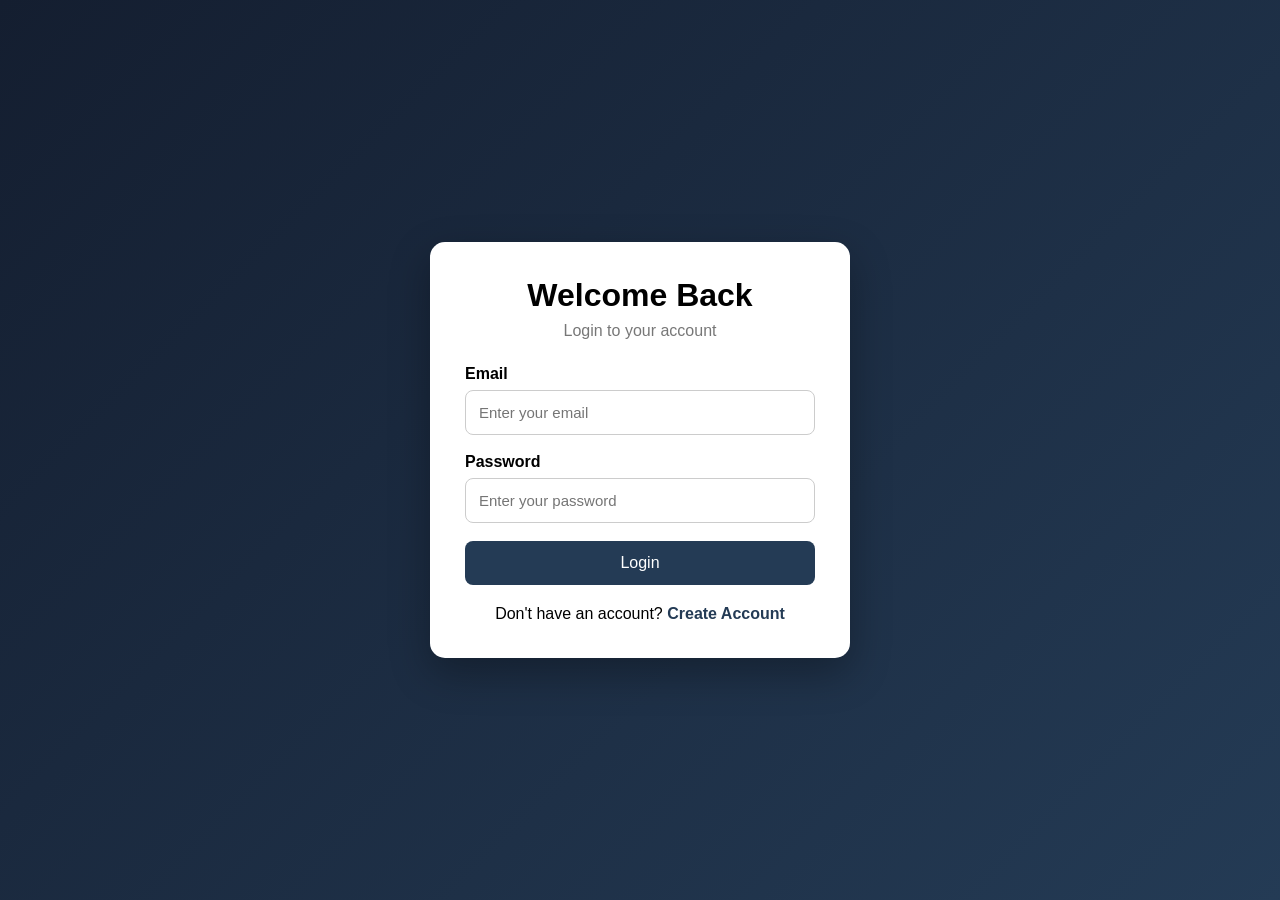
<file: index.html>
<!DOCTYPE html>
<html lang="en">
<head>
    <meta charset="UTF-8">
    <meta name="viewport" content="width=device-width, initial-scale=1.0">
    <title>Login</title>
    <link rel="stylesheet" href="style.css">
</head>

<body>

<div class="auth-container">

    <div class="auth-card">

        <h1>Welcome Back</h1>
        <p class="subtitle">Login to your account</p>

        <form id="loginForm">

            <div class="input-group">
                <label>Email</label>
                <input
                    type="email"
                    id="loginEmail"
                    placeholder="Enter your email"
                    required
                >
            </div>

            <div class="input-group">
                <label>Password</label>
                <input
                    type="password"
                    id="loginPassword"
                    placeholder="Enter your password"
                    required
                >
            </div>

            <button type="submit" class="btn">
                Login
            </button>

            <p id="loginMessage"></p>

        </form>

        <p class="switch">
            Don't have an account?
            <a href="signup.html">Create Account</a>
        </p>

    </div>

</div>

<script src="script.js"></script>

</body>
</html>
</file>
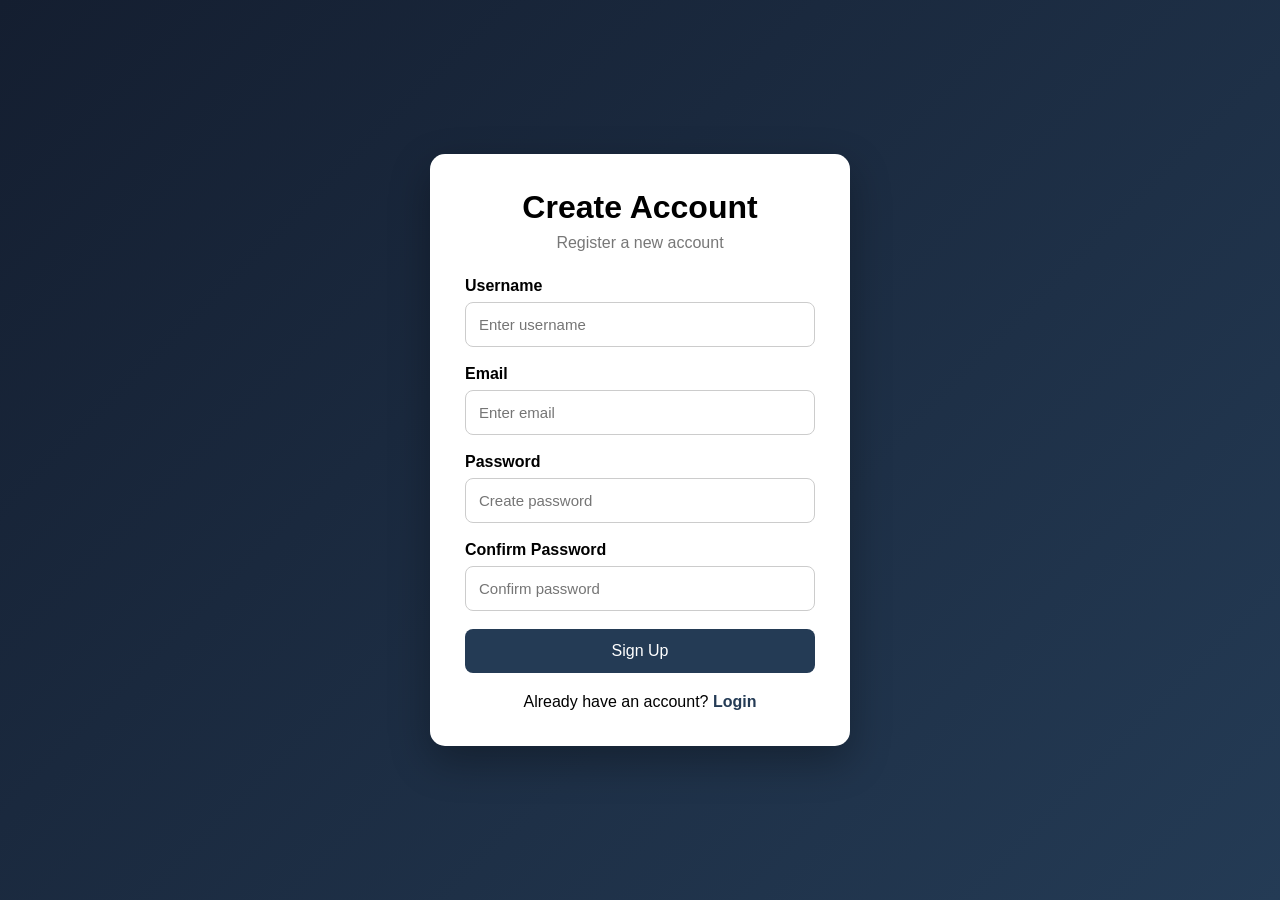
<file: signup.html>
<!DOCTYPE html>
<html lang="en">
<head>
    <meta charset="UTF-8">
    <meta name="viewport" content="width=device-width, initial-scale=1.0">
    <title>Create Account</title>
    <link rel="stylesheet" href="style.css">
</head>

<body>

<div class="auth-container">

    <div class="auth-card">

        <h1>Create Account</h1>
        <p class="subtitle">Register a new account</p>

        <form id="signupForm">

            <div class="input-group">
                <label>Username</label>
                <input
                    type="text"
                    id="username"
                    placeholder="Enter username"
                    required
                >
            </div>

            <div class="input-group">
                <label>Email</label>
                <input
                    type="email"
                    id="signupEmail"
                    placeholder="Enter email"
                    required
                >
            </div>

            <div class="input-group">
                <label>Password</label>
                <input
                    type="password"
                    id="signupPassword"
                    placeholder="Create password"
                    minlength="6"
                    required
                >
            </div>

            <div class="input-group">
                <label>Confirm Password</label>
                <input
                    type="password"
                    id="confirmPassword"
                    placeholder="Confirm password"
                    required
                >
            </div>

            <button type="submit" class="btn">
                Sign Up
            </button>

            <p id="signupMessage"></p>

        </form>

        <p class="switch">
            Already have an account?
            <a href="index.html">Login</a>
        </p>

    </div>

</div>

<script src="script.js"></script>

</body>
</html>
</file>
<file: style.css>
* {
    box-sizing: border-box;
    margin: 0;
    padding: 0;
}

body {
    font-family: Arial, sans-serif;
    background: linear-gradient(135deg, #141e30, #243b55);
    min-height: 100vh;
}

.auth-container {
    min-height: 100vh;
    display: flex;
    justify-content: center;
    align-items: center;
    padding: 20px;
}

.auth-card {
    width: 100%;
    max-width: 420px;
    background: white;
    padding: 35px;
    border-radius: 15px;
    box-shadow: 0 15px 40px rgba(0, 0, 0, 0.3);
}

.auth-card h1 {
    text-align: center;
    margin-bottom: 8px;
}

.subtitle {
    text-align: center;
    color: #777;
    margin-bottom: 25px;
}

.input-group {
    margin-bottom: 18px;
}

.input-group label {
    display: block;
    margin-bottom: 7px;
    font-weight: bold;
}

.input-group input {
    width: 100%;
    padding: 13px;
    border: 1px solid #ccc;
    border-radius: 8px;
    font-size: 15px;
}

.input-group input:focus {
    outline: none;
    border-color: #243b55;
}

.btn {
    width: 100%;
    padding: 13px;
    border: none;
    border-radius: 8px;
    background: #243b55;
    color: white;
    font-size: 16px;
    cursor: pointer;
}

.btn:hover {
    background: #141e30;
}

.switch {
    text-align: center;
    margin-top: 20px;
}

.switch a {
    color: #243b55;
    font-weight: bold;
    text-decoration: none;
}

#loginMessage,
#signupMessage {
    text-align: center;
    margin-top: 15px;
    font-weight: bold;
}

.dashboard {
    min-height: 100vh;
    display: flex;
    justify-content: center;
    align-items: center;
    padding: 20px;
}

.dashboard-card {
    background: white;
    padding: 40px;
    width: 100%;
    max-width: 500px;
    text-align: center;
    border-radius: 15px;
    box-shadow: 0 15px 40px rgba(0, 0, 0, 0.3);
}

.dashboard-card h1 {
    margin-bottom: 20px;
}

.dashboard-card p {
    margin-bottom: 15px;
}

.logout {
    margin-top: 20px;
}

@media (max-width: 480px) {

    .auth-card {
        padding: 25px 20px;
    }

    .auth-card h1 {
        font-size: 25px;
    }

}
</file>
